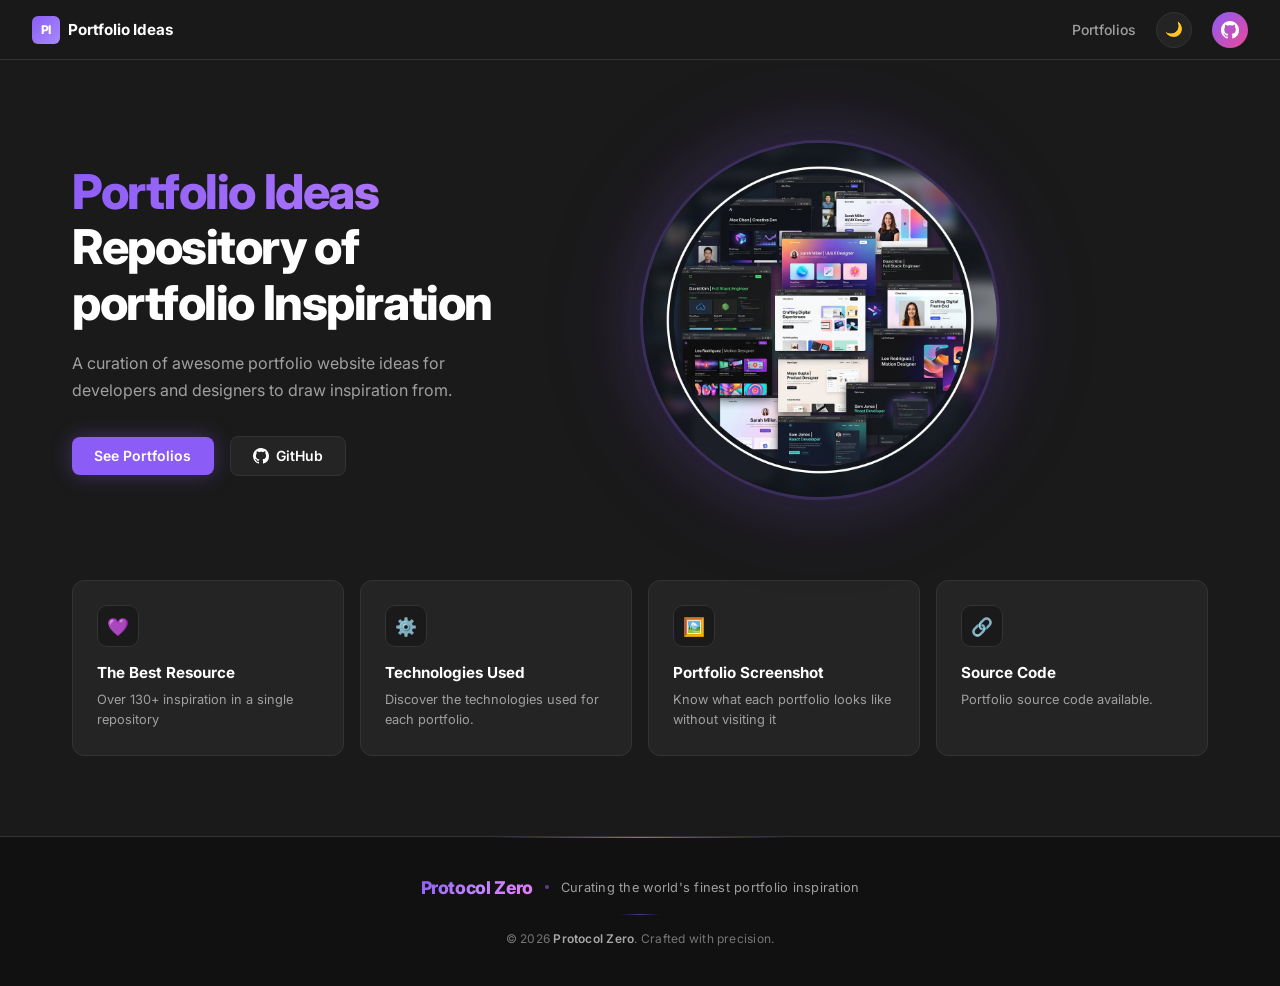
<file: index.html>
<!DOCTYPE html>
<html lang="en" data-theme="dark">
<head>
  <meta charset="UTF-8" />
  <meta name="viewport" content="width=device-width, initial-scale=1.0" />
  <title>Portfolio Ideas — Repository of Portfolio Inspiration</title>
  <meta name="description" content="A curation of awesome portfolio website ideas for developers and designers to draw inspiration from. Browse 130+ portfolio examples with tech stack details." />
  <link rel="stylesheet" href="style.css" />
  <link rel="preconnect" href="https://fonts.googleapis.com" />
  <link rel="preconnect" href="https://fonts.gstatic.com" crossorigin />
</head>
<body>

  <!-- ─── NAVBAR ──────────────────────────────────────── -->
  <nav class="navbar">
    <a href="index.html" class="nav-logo" id="nav-home-logo">
      <span class="nav-logo-icon">PI</span>
      Portfolio Ideas
    </a>
    <div class="nav-right">
      <a href="portfolios.html" class="nav-link" id="nav-portfolios-link">Portfolios</a>
      <button class="theme-toggle" id="theme-toggle-btn" aria-label="Toggle dark/light mode" title="Toggle theme">
        🌙
      </button>
      <a href="https://github.com/digitalhubcontent-gif/Portfolio-Ideas" target="_blank" rel="noopener noreferrer" class="nav-avatar" id="nav-avatar-btn" aria-label="View on GitHub" title="View on GitHub">
        <svg width="18" height="18" viewBox="0 0 24 24" fill="white">
          <path d="M12 0C5.37 0 0 5.37 0 12c0 5.31 3.435 9.795 8.205 11.385.6.105.825-.255.825-.57 0-.285-.015-1.23-.015-2.235-3.015.555-3.795-.735-4.035-1.41-.135-.345-.72-1.41-1.23-1.695-.42-.225-1.02-.78-.015-.795.945-.015 1.62.87 1.845 1.23 1.08 1.815 2.805 1.305 3.495.99.105-.78.42-1.305.765-1.605-2.67-.3-5.46-1.335-5.46-5.925 0-1.305.465-2.385 1.23-3.225-.12-.3-.54-1.53.12-3.18 0 0 1.005-.315 3.3 1.23.96-.27 1.98-.405 3-.405s2.04.135 3 .405c2.295-1.56 3.3-1.23 3.3-1.23.66 1.65.24 2.88.12 3.18.765.84 1.23 1.905 1.23 3.225 0 4.605-2.805 5.625-5.475 5.925.435.375.81 1.095.81 2.22 0 1.605-.015 2.895-.015 3.3 0 .315.225.69.825.57A12.02 12.02 0 0 0 24 12c0-6.63-5.37-12-12-12z"/>
        </svg>
      </a>
    </div>
  </nav>

  <!-- ─── HERO ────────────────────────────────────────── -->
  <section class="hero" id="hero">
    <div class="hero-content">
      <h1 class="hero-title">
        <span class="gradient-text">Portfolio Ideas</span>
        Repository of<br />portfolio Inspiration
      </h1>
      <p class="hero-subtitle">
        A curation of awesome portfolio website ideas for developers and designers to draw inspiration from.
      </p>
      <div class="hero-buttons">
        <a href="portfolios.html" class="btn-primary" id="hero-see-portfolios-btn">
          See Portfolios
        </a>
        <a href="https://github.com/digitalhubcontent-gif/Portfolio-Ideas" target="_blank" rel="noopener noreferrer" class="btn-secondary" id="hero-github-btn">
          <svg width="16" height="16" viewBox="0 0 24 24" fill="currentColor">
            <path d="M12 0C5.37 0 0 5.37 0 12c0 5.31 3.435 9.795 8.205 11.385.6.105.825-.255.825-.57 0-.285-.015-1.23-.015-2.235-3.015.555-3.795-.735-4.035-1.41-.135-.345-.72-1.41-1.23-1.695-.42-.225-1.02-.78-.015-.795.945-.015 1.62.87 1.845 1.23 1.08 1.815 2.805 1.305 3.495.99.105-.78.42-1.305.765-1.605-2.67-.3-5.46-1.335-5.46-5.925 0-1.305.465-2.385 1.23-3.225-.12-.3-.54-1.53.12-3.18 0 0 1.005-.315 3.3 1.23.96-.27 1.98-.405 3-.405s2.04.135 3 .405c2.295-1.56 3.3-1.23 3.3-1.23.66 1.65.24 2.88.12 3.18.765.84 1.23 1.905 1.23 3.225 0 4.605-2.805 5.625-5.475 5.925.435.375.81 1.095.81 2.22 0 1.605-.015 2.895-.015 3.3 0 .315.225.69.825.57A12.02 12.02 0 0 0 24 12c0-6.63-5.37-12-12-12z"/>
          </svg>
          GitHub
        </a>
      </div>
    </div>

    <div class="hero-image-wrap" id="hero-image">
      <div class="hero-circle">
        <img src="collage.png" alt="Portfolio website collage showing various developer and designer portfolios" />
      </div>
    </div>
  </section>

  <!-- ─── FEATURE CARDS ───────────────────────────────── -->
  <section class="features" id="features">

    <div class="feature-card" id="feature-best-resource">
      <div class="feature-icon">💜</div>
      <h3 class="feature-title">The Best Resource</h3>
      <p class="feature-desc">Over 130+ inspiration in a single repository</p>
    </div>

    <div class="feature-card" id="feature-technologies">
      <div class="feature-icon">⚙️</div>
      <h3 class="feature-title">Technologies Used</h3>
      <p class="feature-desc">Discover the technologies used for each portfolio.</p>
    </div>

    <div class="feature-card" id="feature-screenshot">
      <div class="feature-icon">🖼️</div>
      <h3 class="feature-title">Portfolio Screenshot</h3>
      <p class="feature-desc">Know what each portfolio looks like without visiting it</p>
    </div>

    <div class="feature-card" id="feature-source-code">
      <div class="feature-icon">🔗</div>
      <h3 class="feature-title">Source Code</h3>
      <p class="feature-desc">Portfolio source code available.</p>
    </div>

  </section>

  <!-- ─── FOOTER ──────────────────────────────────────── -->
  <footer id="site-footer">
    <div class="footer-inner">
      <div class="footer-brand">
        <span class="footer-logo">Protocol Zero</span>
        <span class="footer-dot"></span>
        <span class="footer-tagline">Curating the world's finest portfolio inspiration</span>
      </div>
      <div class="footer-divider"></div>
      <p class="footer-copy">© <span id="footer-year"></span> <strong>Protocol Zero</strong>. Crafted with precision.</p>
    </div>
  </footer>
  <script>document.getElementById('footer-year').textContent = new Date().getFullYear();</script>

  <!-- ─── THEME SCRIPT ─────────────────────────────────── -->
  <script>
    const toggleBtn = document.getElementById('theme-toggle-btn');
    const html = document.documentElement;

    // Load saved preference
    const saved = localStorage.getItem('pi-theme');
    if (saved) {
      html.setAttribute('data-theme', saved);
      toggleBtn.textContent = saved === 'dark' ? '🌙' : '☀️';
    }

    toggleBtn.addEventListener('click', () => {
      const current = html.getAttribute('data-theme');
      const next = current === 'dark' ? 'light' : 'dark';
      html.setAttribute('data-theme', next);
      toggleBtn.textContent = next === 'dark' ? '🌙' : '☀️';
      localStorage.setItem('pi-theme', next);
    });
  </script>

</body>
</html>
</file>
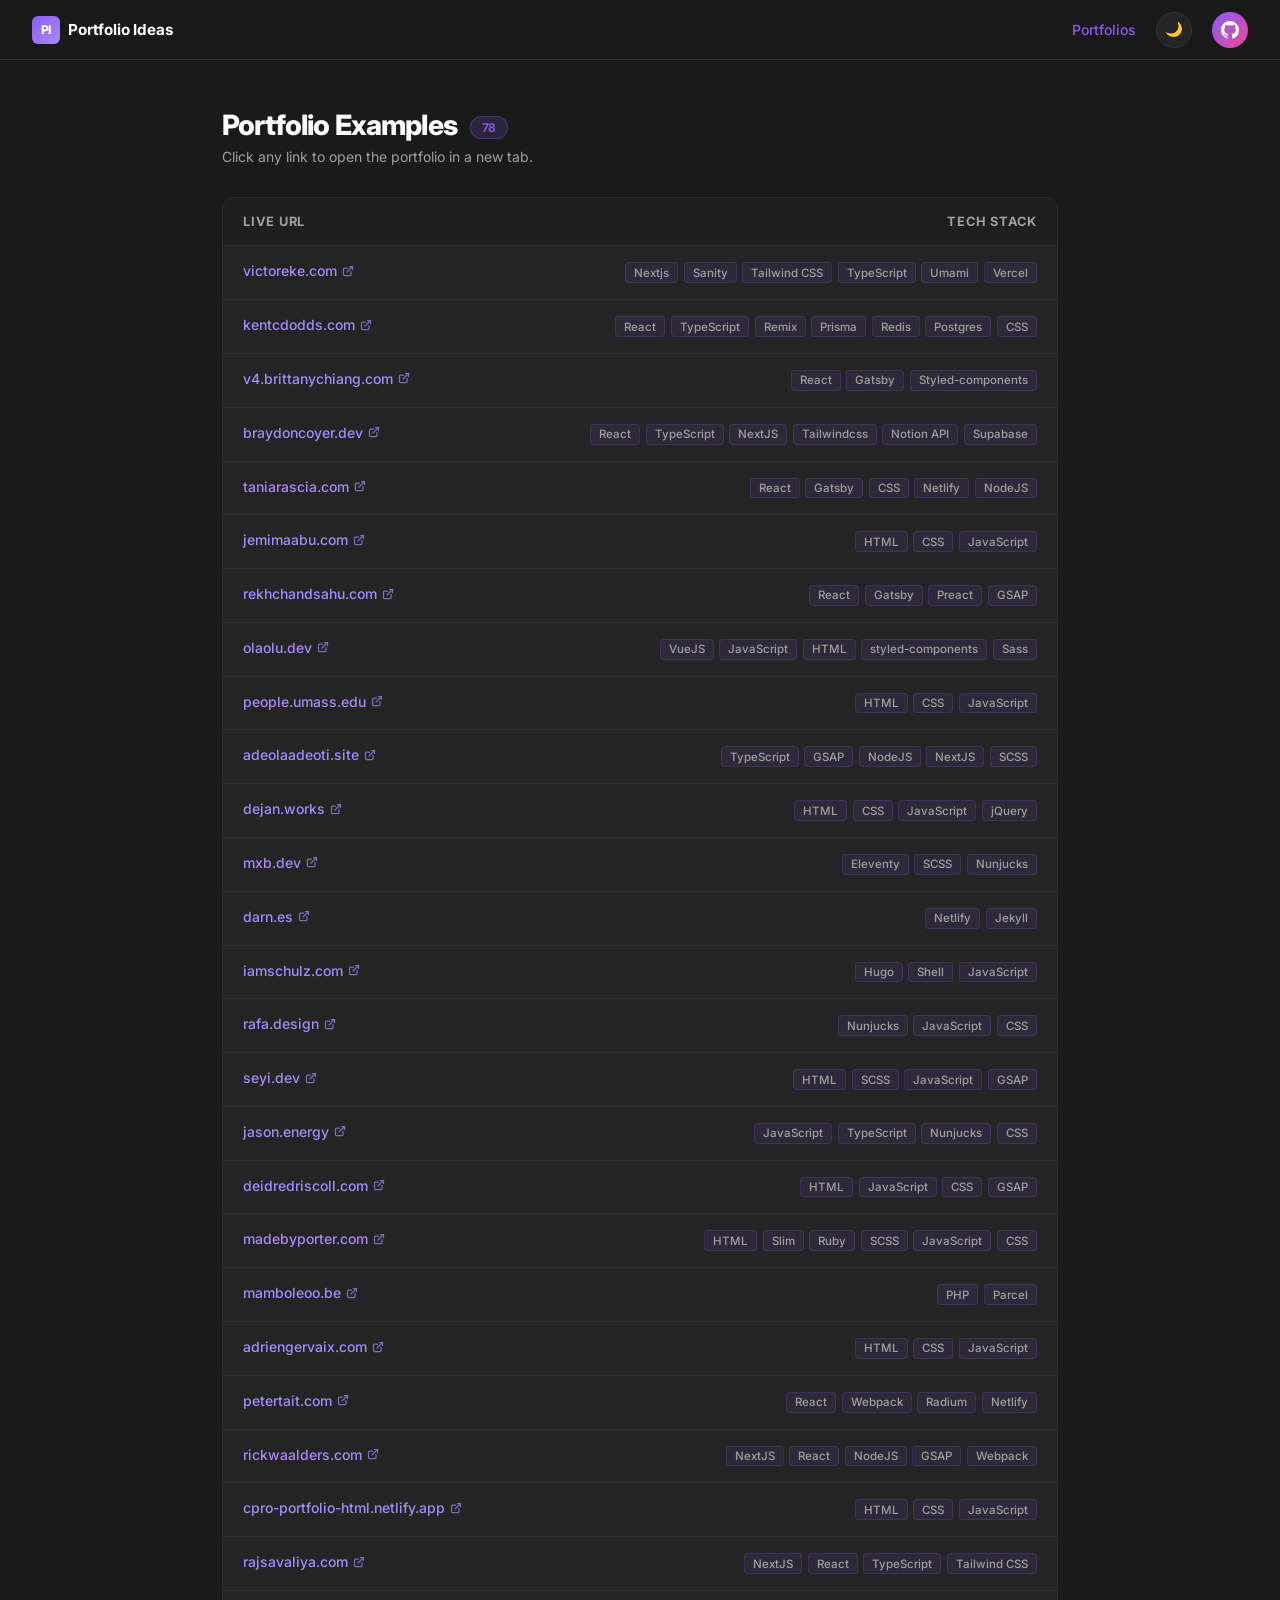
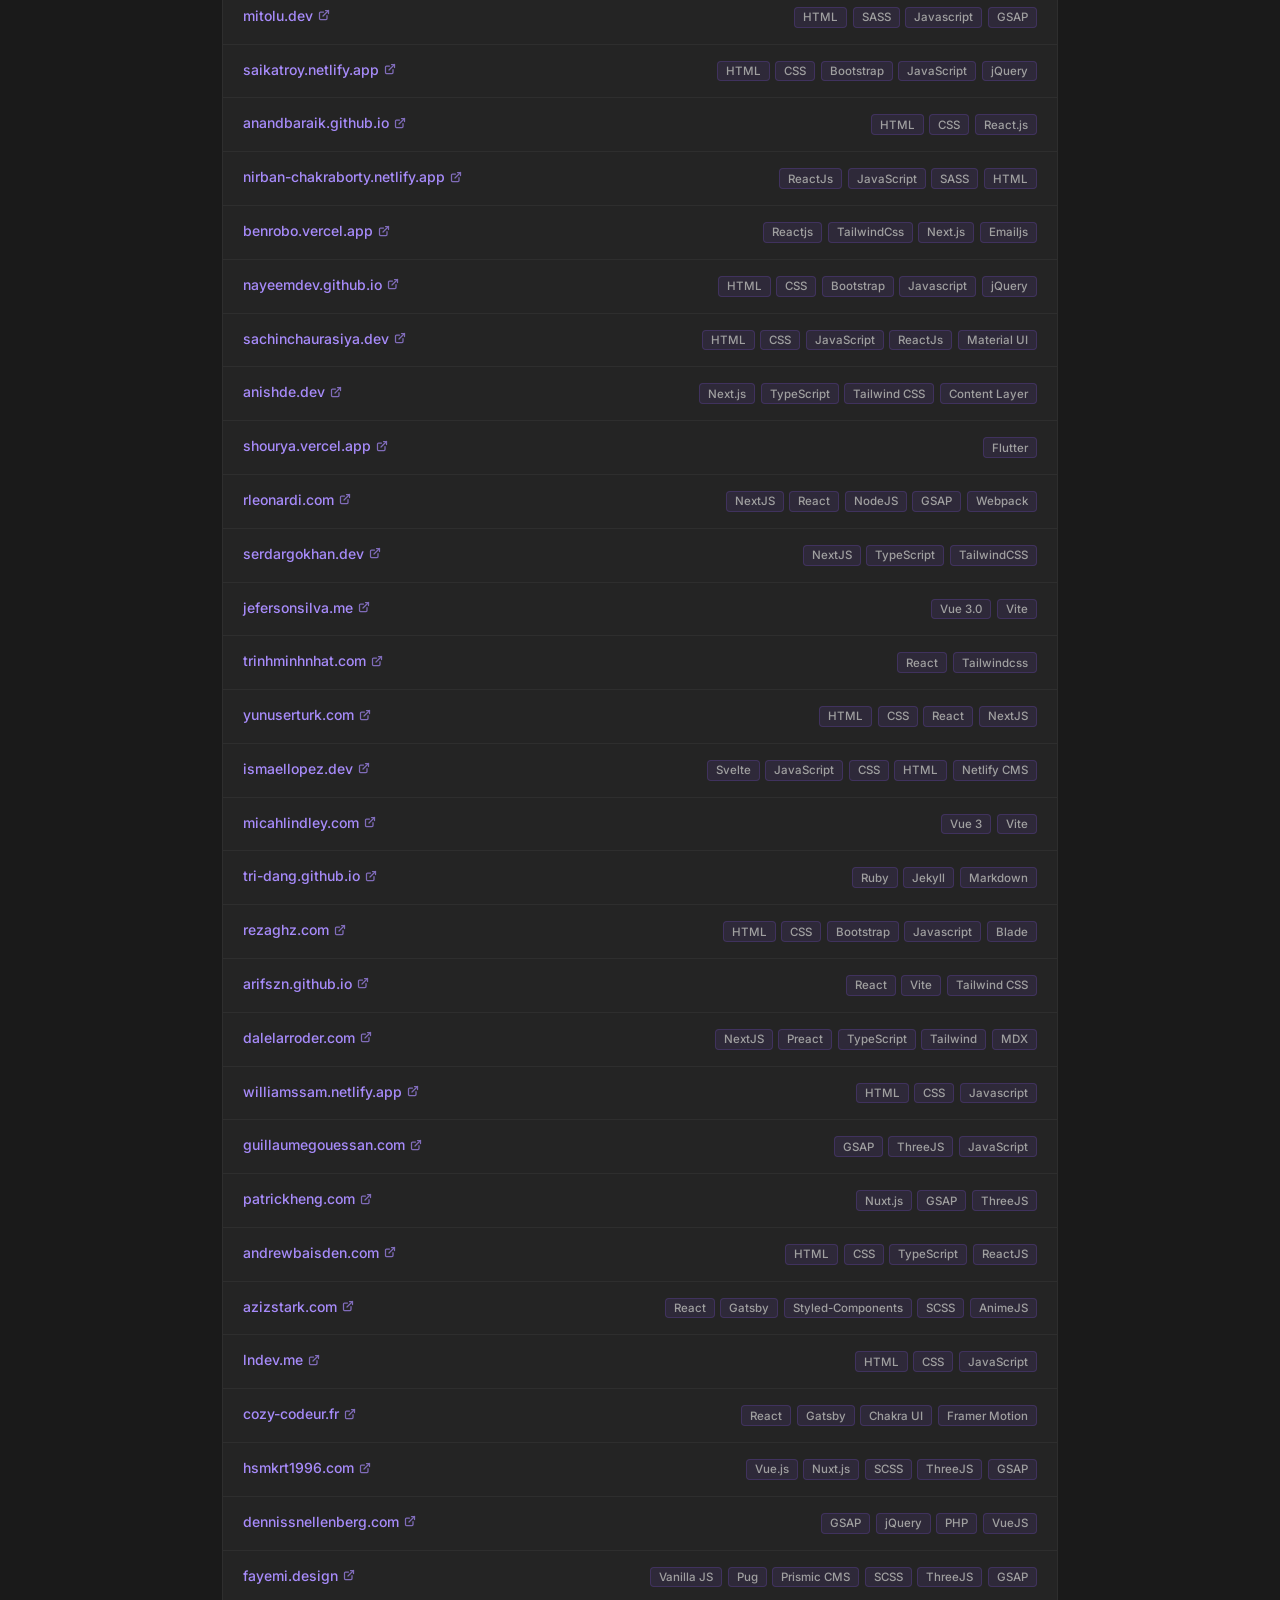
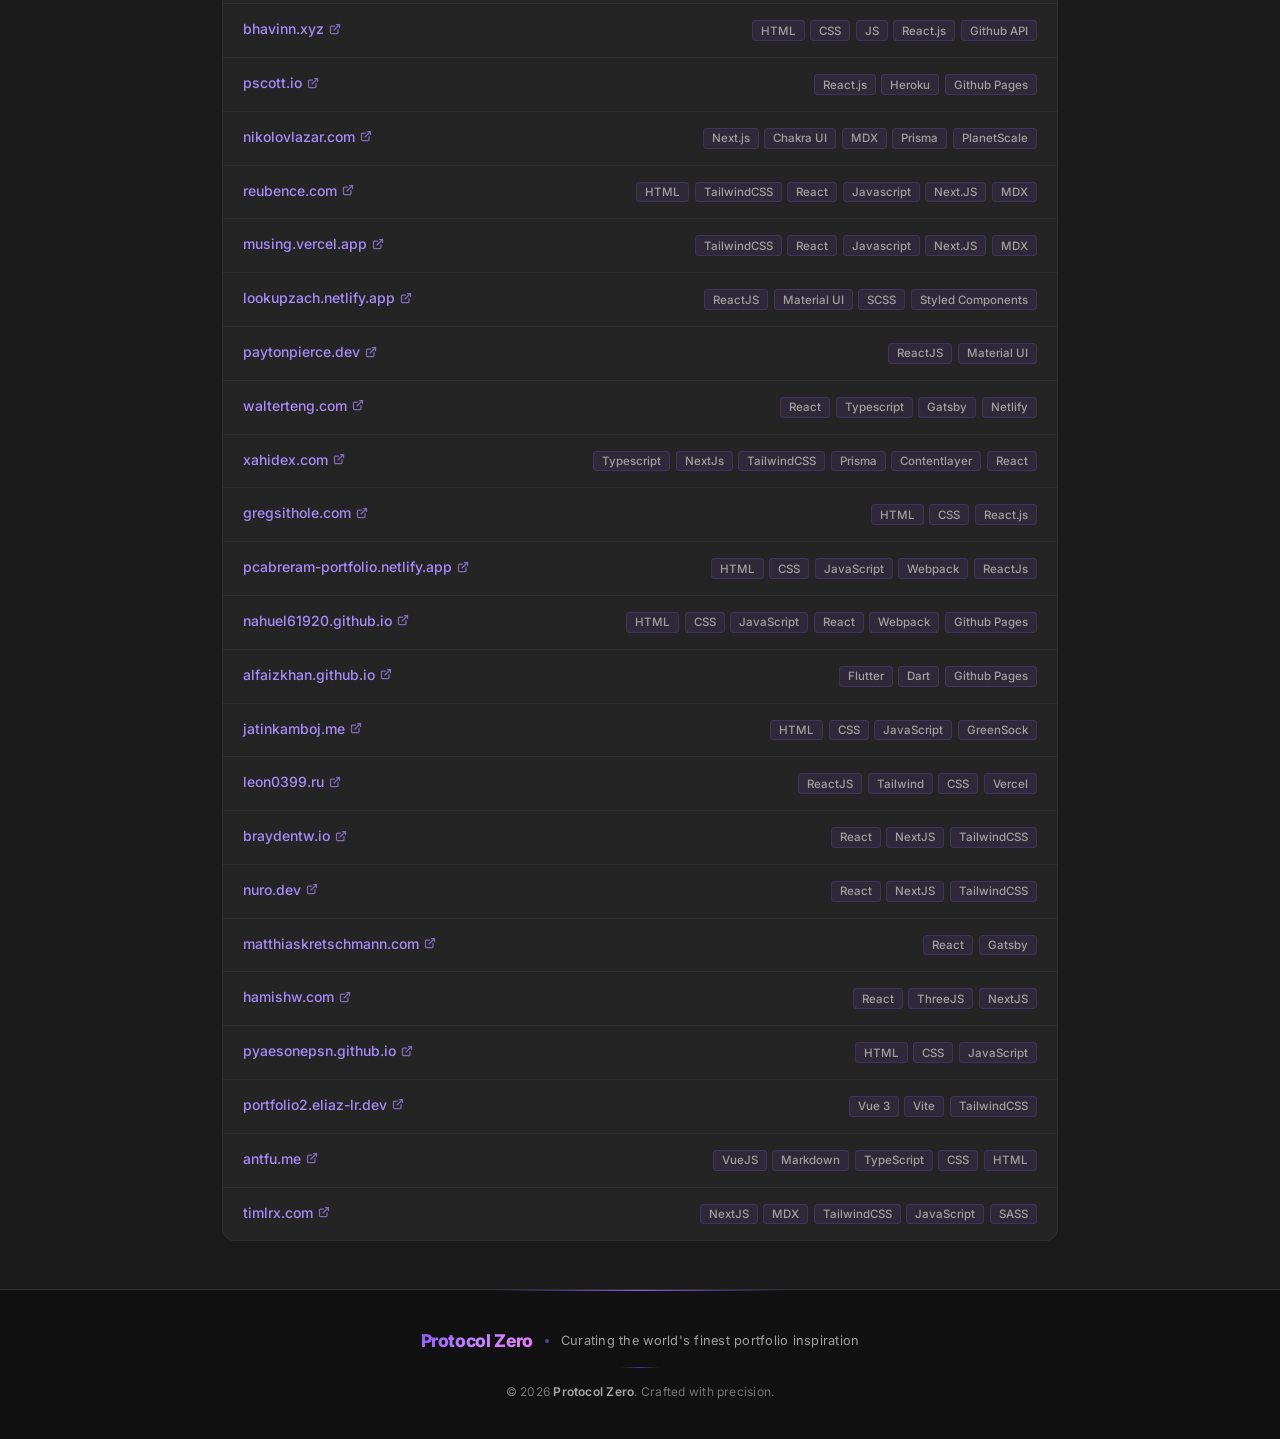
<file: portfolios.html>
<!DOCTYPE html>
<html lang="en" data-theme="dark">
<head>
  <meta charset="UTF-8" />
  <meta name="viewport" content="width=device-width, initial-scale=1.0" />
  <title>Portfolios — Portfolio Ideas</title>
  <meta name="description" content="Browse portfolio website live examples with their tech stacks. Discover tools and technologies used by developers and designers worldwide." />
  <link rel="stylesheet" href="style.css" />
  <link rel="preconnect" href="https://fonts.googleapis.com" />
  <link rel="preconnect" href="https://fonts.gstatic.com" crossorigin />
</head>
<body>

  <!-- ─── NAVBAR ──────────────────────────────────────── -->
  <nav class="navbar">
    <a href="index.html" class="nav-logo" id="nav-home-logo-portfolios">
      <span class="nav-logo-icon">PI</span>
      Portfolio Ideas
    </a>
    <div class="nav-right">
      <a href="portfolios.html" class="nav-link active" id="nav-portfolios-active-link">Portfolios</a>
      <button class="theme-toggle" id="theme-toggle-btn" aria-label="Toggle dark/light mode" title="Toggle theme">
        🌙
      </button>
      <a href="https://github.com/digitalhubcontent-gif/Portfolio-Ideas" target="_blank" rel="noopener noreferrer" class="nav-avatar" id="nav-avatar-btn-portfolios" aria-label="View on GitHub" title="View on GitHub">
        <svg width="18" height="18" viewBox="0 0 24 24" fill="white">
          <path d="M12 0C5.37 0 0 5.37 0 12c0 5.31 3.435 9.795 8.205 11.385.6.105.825-.255.825-.57 0-.285-.015-1.23-.015-2.235-3.015.555-3.795-.735-4.035-1.41-.135-.345-.72-1.41-1.23-1.695-.42-.225-1.02-.78-.015-.795.945-.015 1.62.87 1.845 1.23 1.08 1.815 2.805 1.305 3.495.99.105-.78.42-1.305.765-1.605-2.67-.3-5.46-1.335-5.46-5.925 0-1.305.465-2.385 1.23-3.225-.12-.3-.54-1.53.12-3.18 0 0 1.005-.315 3.3 1.23.96-.27 1.98-.405 3-.405s2.04.135 3 .405c2.295-1.56 3.3-1.23 3.3-1.23.66 1.65.24 2.88.12 3.18.765.84 1.23 1.905 1.23 3.225 0 4.605-2.805 5.625-5.475 5.925.435.375.81 1.095.81 2.22 0 1.605-.015 2.895-.015 3.3 0 .315.225.69.825.57A12.02 12.02 0 0 0 24 12c0-6.63-5.37-12-12-12z"/>
        </svg>
      </a>

    </div>
  </nav>

  <!-- ─── MAIN CONTENT ────────────────────────────────── -->
  <main class="portfolios-main" id="portfolios-main">

    <div class="portfolios-header">
      <h1 id="portfolios-title">
        Portfolio Examples
        <span class="count-badge" id="portfolio-count">0</span>
      </h1>
      <p>Click any link to open the portfolio in a new tab.</p>
    </div>

    <div class="table-wrap">
      <table class="portfolio-table" id="portfolio-table" aria-label="Portfolio website examples">
        <thead>
          <tr>
            <th scope="col" id="col-live-url">Live URL</th>
            <th scope="col" id="col-tech-stack">Tech Stack</th>
          </tr>
        </thead>
        <tbody id="portfolio-tbody">
          <!-- rows injected by JS -->
        </tbody>
      </table>
    </div>

  </main>

  <!-- ─── FOOTER ──────────────────────────────────────── -->
  <footer id="site-footer-portfolios">
    <div class="footer-inner">
      <div class="footer-brand">
        <span class="footer-logo">Protocol Zero</span>
        <span class="footer-dot"></span>
        <span class="footer-tagline">Curating the world's finest portfolio inspiration</span>
      </div>
      <div class="footer-divider"></div>
      <p class="footer-copy">© <span id="footer-year-p"></span> <strong>Protocol Zero</strong>. Crafted with precision.</p>
    </div>
  </footer>
  <script>document.getElementById('footer-year-p').textContent = new Date().getFullYear();</script>


  <!-- ─── DATA + RENDER SCRIPT ─────────────────────────── -->
  <script>
    // ── Portfolio Data ──────────────────────────────────
    // Add your portfolio entries here as { url, techs[] }
    const portfolios = [
      { url: "https://victoreke.com", techs: ["Nextjs", "Sanity", "Tailwind CSS", "TypeScript", "Umami", "Vercel"] },
      { url: "https://kentcdodds.com", techs: ["React", "TypeScript", "Remix", "Prisma", "Redis", "Postgres", "CSS"] },
      { url: "https://v4.brittanychiang.com/", techs: ["React", "Gatsby", "Styled-components"] },
      { url: "https://braydoncoyer.dev/", techs: ["React", "TypeScript", "NextJS", "Tailwindcss", "Notion API", "Supabase"] },
      { url: "https://taniarascia.com", techs: ["React", "Gatsby", "CSS", "Netlify", "NodeJS"] },
      { url: "https://jemimaabu.com", techs: ["HTML", "CSS", "JavaScript"] },
      { url: "https://rekhchandsahu.com", techs: ["React", "Gatsby", "Preact", "GSAP"] },
      { url: "https://olaolu.dev", techs: ["VueJS", "JavaScript", "HTML", "styled-components", "Sass"] },
      { url: "https://people.umass.edu/avsingh", techs: ["HTML", "CSS", "JavaScript"] },
      { url: "https://www.adeolaadeoti.site", techs: ["TypeScript", "GSAP", "NodeJS", "NextJS", "SCSS"] },
      { url: "https://www.dejan.works", techs: ["HTML", "CSS", "JavaScript", "jQuery"] },
      { url: "https://mxb.dev", techs: ["Eleventy", "SCSS", "Nunjucks"] },
      { url: "https://darn.es", techs: ["Netlify", "Jekyll"] },
      { url: "https://iamschulz.com", techs: ["Hugo", "Shell", "JavaScript"] },
      { url: "https://rafa.design", techs: ["Nunjucks", "JavaScript", "CSS"] },
      { url: "https://www.seyi.dev", techs: ["HTML", "SCSS", "JavaScript", "GSAP"] },
      { url: "https://www.jason.energy", techs: ["JavaScript", "TypeScript", "Nunjucks", "CSS"] },
      { url: "https://deidredriscoll.com", techs: ["HTML", "JavaScript", "CSS", "GSAP"] },
      { url: "https://madebyporter.com", techs: ["HTML", "Slim", "Ruby", "SCSS", "JavaScript", "CSS"] },
      { url: "https://www.mamboleoo.be", techs: ["PHP", "Parcel"] },
      { url: "https://adriengervaix.com", techs: ["HTML", "CSS", "JavaScript"] },
      { url: "https://petertait.com", techs: ["React", "Webpack", "Radium", "Netlify"] },
      { url: "https://www.rickwaalders.com", techs: ["NextJS", "React", "NodeJS", "GSAP", "Webpack"] },
      { url: "https://cpro-portfolio-html.netlify.app", techs: ["HTML", "CSS", "JavaScript"] },
      { url: "https://www.rajsavaliya.com/", techs: ["NextJS", "React", "TypeScript", "Tailwind CSS"] },
      { url: "https://mitolu.dev", techs: ["HTML", "SASS", "Javascript", "GSAP"] },
      { url: "https://saikatroy.netlify.app/", techs: ["HTML", "CSS", "Bootstrap", "JavaScript", "jQuery"] },
      { url: "https://anandbaraik.github.io", techs: ["HTML", "CSS", "React.js"] },
      { url: "https://nirban-chakraborty.netlify.app/", techs: ["ReactJs", "JavaScript", "SASS", "HTML"] },
      { url: "https://benrobo.vercel.app", techs: ["Reactjs", "TailwindCss", "Next.js", "Emailjs"] },
      { url: "https://nayeemdev.github.io/", techs: ["HTML", "CSS", "Bootstrap", "Javascript", "jQuery"] },
      { url: "https://sachinchaurasiya.dev", techs: ["HTML", "CSS", "JavaScript", "ReactJs", "Material UI"] },
      { url: "https://anishde.dev", techs: ["Next.js", "TypeScript", "Tailwind CSS", "Content Layer"] },
      { url: "https://shourya.vercel.app", techs: ["Flutter"] },
      { url: "http://www.rleonardi.com", techs: ["NextJS", "React", "NodeJS", "GSAP", "Webpack"] },
      { url: "https://serdargokhan.dev", techs: ["NextJS", "TypeScript", "TailwindCSS"] },
      { url: "https://www.jefersonsilva.me/", techs: ["Vue 3.0", "Vite"] },
      { url: "https://trinhminhnhat.com", techs: ["React", "Tailwindcss"] },
      { url: "https://yunuserturk.com", techs: ["HTML", "CSS", "React", "NextJS"] },
      { url: "https://ismaellopez.dev", techs: ["Svelte", "JavaScript", "CSS", "HTML", "Netlify CMS"] },
      { url: "https://micahlindley.com", techs: ["Vue 3", "Vite"] },
      { url: "https://tri-dang.github.io/about", techs: ["Ruby", "Jekyll", "Markdown"] },
      { url: "https://rezaghz.com", techs: ["HTML", "CSS", "Bootstrap", "Javascript", "Blade"] },
      { url: "https://arifszn.github.io/gitprofile", techs: ["React", "Vite", "Tailwind CSS"] },
      { url: "https://dalelarroder.com", techs: ["NextJS", "Preact", "TypeScript", "Tailwind", "MDX"] },
      { url: "https://williamssam.netlify.app/", techs: ["HTML", "CSS", "Javascript"] },
      { url: "https://guillaumegouessan.com/", techs: ["GSAP", "ThreeJS", "JavaScript"] },
      { url: "https://patrickheng.com/", techs: ["Nuxt.js", "GSAP", "ThreeJS"] },
      { url: "https://andrewbaisden.com", techs: ["HTML", "CSS", "TypeScript", "ReactJS"] },
      { url: "https://azizstark.com", techs: ["React", "Gatsby", "Styled-Components", "SCSS", "AnimeJS"] },
      { url: "https://lndev.me", techs: ["HTML", "CSS", "JavaScript"] },
      { url: "https://www.cozy-codeur.fr", techs: ["React", "Gatsby", "Chakra UI", "Framer Motion"] },
      { url: "https://hsmkrt1996.com/", techs: ["Vue.js", "Nuxt.js", "SCSS", "ThreeJS", "GSAP"] },
      { url: "https://dennissnellenberg.com/", techs: ["GSAP", "jQuery", "PHP", "VueJS"] },
      { url: "https://www.fayemi.design/", techs: ["Vanilla JS", "Pug", "Prismic CMS", "SCSS", "ThreeJS", "GSAP"] },
      { url: "https://bhavinn.xyz", techs: ["HTML", "CSS", "JS", "React.js", "Github API"] },
      { url: "https://pscott.io", techs: ["React.js", "Heroku", "Github Pages"] },
      { url: "https://nikolovlazar.com", techs: ["Next.js", "Chakra UI", "MDX", "Prisma", "PlanetScale"] },
      { url: "https://reubence.com", techs: ["HTML", "TailwindCSS", "React", "Javascript", "Next.JS", "MDX"] },
      { url: "https://musing.vercel.app/", techs: ["TailwindCSS", "React", "Javascript", "Next.JS", "MDX"] },
      { url: "https://lookupzach.netlify.app", techs: ["ReactJS", "Material UI", "SCSS", "Styled Components"] },
      { url: "https://paytonpierce.dev", techs: ["ReactJS", "Material UI"] },
      { url: "https://walterteng.com/", techs: ["React", "Typescript", "Gatsby", "Netlify"] },
      { url: "https://xahidex.com/", techs: ["Typescript", "NextJs", "TailwindCSS", "Prisma", "Contentlayer", "React"] },
      { url: "https://gregsithole.com", techs: ["HTML", "CSS", "React.js"] },
      { url: "https://pcabreram-portfolio.netlify.app/", techs: ["HTML", "CSS", "JavaScript", "Webpack", "ReactJs"] },
      { url: "https://nahuel61920.github.io/portafolio-Nahuel/", techs: ["HTML", "CSS", "JavaScript", "React", "Webpack", "Github Pages"] },
      { url: "https://alfaizkhan.github.io", techs: ["Flutter", "Dart", "Github Pages"] },
      { url: "https://jatinkamboj.me/", techs: ["HTML", "CSS", "JavaScript", "GreenSock"] },
      { url: "https://leon0399.ru/", techs: ["ReactJS", "Tailwind", "CSS", "Vercel"] },
      { url: "https://braydentw.io/", techs: ["React", "NextJS", "TailwindCSS"] },
      { url: "https://nuro.dev/", techs: ["React", "NextJS", "TailwindCSS"] },
      { url: "https://matthiaskretschmann.com/", techs: ["React", "Gatsby"] },
      { url: "https://hamishw.com/", techs: ["React", "ThreeJS", "NextJS"] },
      { url: "https://pyaesonepsn.github.io/portfolio-project/", techs: ["HTML", "CSS", "JavaScript"] },
      { url: "https://portfolio2.eliaz-lr.dev/", techs: ["Vue 3", "Vite", "TailwindCSS"] },
      { url: "https://antfu.me/", techs: ["VueJS", "Markdown", "TypeScript", "CSS", "HTML"] },
      { url: "https://timlrx.com", techs: ["NextJS", "MDX", "TailwindCSS", "JavaScript", "SASS"] },
    ];

    // ── Render Table ────────────────────────────────────
    const tbody = document.getElementById('portfolio-tbody');
    const countBadge = document.getElementById('portfolio-count');

    function renderTable() {
      countBadge.textContent = portfolios.length;

      if (portfolios.length === 0) {
        tbody.innerHTML = `
          <tr>
            <td colspan="2">
              <div class="empty-state" id="empty-state-msg">
                <div class="empty-icon">🚀</div>
                <p>Portfolio links coming soon — check back shortly!</p>
              </div>
            </td>
          </tr>
        `;
        return;
      }

      tbody.innerHTML = portfolios.map((item, index) => {
        const hostname = (() => {
          try { return new URL(item.url).hostname.replace(/^www\./, ''); }
          catch { return item.url; }
        })();

        const tags = item.techs.map(t =>
          `<span class="tech-tag">${escapeHtml(t)}</span>`
        ).join('');

        return `
          <tr id="portfolio-row-${index + 1}">
            <td>
              <a class="live-link"
                 href="${escapeHtml(item.url)}"
                 target="_blank"
                 rel="noopener noreferrer"
                 id="portfolio-link-${index + 1}"
                 aria-label="Visit ${escapeHtml(hostname)} (opens in new tab)">
                ${escapeHtml(hostname)}
                <svg width="12" height="12" viewBox="0 0 24 24" fill="none"
                     stroke="currentColor" stroke-width="2.5"
                     stroke-linecap="round" stroke-linejoin="round">
                  <path d="M18 13v6a2 2 0 0 1-2 2H5a2 2 0 0 1-2-2V8a2 2 0 0 1 2-2h6"/>
                  <polyline points="15 3 21 3 21 9"/>
                  <line x1="10" y1="14" x2="21" y2="3"/>
                </svg>
              </a>
            </td>
            <td>
              <div class="tech-tags">${tags}</div>
            </td>
          </tr>
        `;
      }).join('');
    }

    function escapeHtml(str) {
      return String(str)
        .replace(/&/g, '&amp;')
        .replace(/</g, '&lt;')
        .replace(/>/g, '&gt;')
        .replace(/"/g, '&quot;');
    }

    renderTable();

    // ── Theme Toggle ─────────────────────────────────────
    const toggleBtn = document.getElementById('theme-toggle-btn');
    const html = document.documentElement;

    const saved = localStorage.getItem('pi-theme');
    if (saved) {
      html.setAttribute('data-theme', saved);
      toggleBtn.textContent = saved === 'dark' ? '🌙' : '☀️';
    }

    toggleBtn.addEventListener('click', () => {
      const current = html.getAttribute('data-theme');
      const next = current === 'dark' ? 'light' : 'dark';
      html.setAttribute('data-theme', next);
      toggleBtn.textContent = next === 'dark' ? '🌙' : '☀️';
      localStorage.setItem('pi-theme', next);
    });
  </script>

</body>
</html>
</file>
<file: style.css>
@import url('https://fonts.googleapis.com/css2?family=Inter:wght@300;400;500;600;700;800&display=swap');

*, *::before, *::after {
  box-sizing: border-box;
  margin: 0;
  padding: 0;
}

:root {
  --bg: #1a1a1a;
  --bg-card: #242424;
  --bg-card-border: #333333;
  --text-primary: #ffffff;
  --text-secondary: #a0a0a0;
  --accent: #8b5cf6;
  --accent-hover: #7c3aed;
  --nav-bg: rgba(26, 26, 26, 0.95);
  --footer-bg: #111111;
  --table-border: #2e2e2e;
  --table-header-bg: #1e1e1e;
  --link-color: #a78bfa;
}

[data-theme="light"] {
  --bg: #f5f5f5;
  --bg-card: #ffffff;
  --bg-card-border: #e0e0e0;
  --text-primary: #111111;
  --text-secondary: #555555;
  --nav-bg: rgba(245, 245, 245, 0.95);
  --footer-bg: #e8e8e8;
  --table-border: #e0e0e0;
  --table-header-bg: #ececec;
  --link-color: #7c3aed;
}

html {
  scroll-behavior: smooth;
}

body {
  font-family: 'Inter', sans-serif;
  background-color: var(--bg);
  color: var(--text-primary);
  transition: background-color 0.3s ease, color 0.3s ease;
  min-height: 100vh;
  display: flex;
  flex-direction: column;
}

/* ─── NAVBAR ─────────────────────────────────────────── */
.navbar {
  position: sticky;
  top: 0;
  z-index: 100;
  background: var(--nav-bg);
  backdrop-filter: blur(12px);
  -webkit-backdrop-filter: blur(12px);
  border-bottom: 1px solid var(--bg-card-border);
  padding: 0 2rem;
  height: 60px;
  display: flex;
  align-items: center;
  justify-content: space-between;
}

.nav-logo {
  display: flex;
  align-items: center;
  gap: 0.5rem;
  text-decoration: none;
  color: var(--text-primary);
  font-weight: 700;
  font-size: 0.95rem;
  letter-spacing: -0.01em;
}

.nav-logo-icon {
  width: 28px;
  height: 28px;
  background: linear-gradient(135deg, #8b5cf6, #a78bfa);
  border-radius: 6px;
  display: flex;
  align-items: center;
  justify-content: center;
  font-size: 0.75rem;
  font-weight: 800;
  color: white;
  flex-shrink: 0;
}

.nav-right {
  display: flex;
  align-items: center;
  gap: 1.25rem;
}

.nav-link {
  text-decoration: none;
  color: var(--text-secondary);
  font-size: 0.875rem;
  font-weight: 500;
  transition: color 0.2s;
}

.nav-link:hover,
.nav-link.active {
  color: var(--accent);
}

.theme-toggle {
  width: 36px;
  height: 36px;
  border-radius: 50%;
  background: var(--bg-card);
  border: 1px solid var(--bg-card-border);
  display: flex;
  align-items: center;
  justify-content: center;
  cursor: pointer;
  transition: background 0.2s, transform 0.2s;
  color: var(--text-secondary);
  font-size: 0.9rem;
}

.theme-toggle:hover {
  background: var(--bg-card-border);
  transform: scale(1.05);
}

.nav-avatar {
  width: 36px;
  height: 36px;
  border-radius: 50%;
  background: linear-gradient(135deg, #8b5cf6, #ec4899);
  border: none;
  cursor: pointer;
  display: flex;
  align-items: center;
  justify-content: center;
  transition: transform 0.2s;
}

.nav-avatar:hover {
  transform: scale(1.05);
}

/* ─── HERO ───────────────────────────────────────────── */
.hero {
  flex: 1;
  display: flex;
  align-items: center;
  max-width: 1200px;
  margin: 0 auto;
  width: 100%;
  padding: 5rem 2rem 3rem;
  gap: 3rem;
}

.hero-content {
  flex: 1;
  max-width: 520px;
}

.hero-title {
  font-size: clamp(2rem, 4vw, 3rem);
  font-weight: 800;
  line-height: 1.15;
  letter-spacing: -0.03em;
  margin-bottom: 1.25rem;
}

.hero-title .gradient-text {
  background: linear-gradient(135deg, #8b5cf6, #c084fc);
  -webkit-background-clip: text;
  -webkit-text-fill-color: transparent;
  background-clip: text;
  display: block;
}

.hero-subtitle {
  font-size: 1rem;
  color: var(--text-secondary);
  line-height: 1.7;
  margin-bottom: 2rem;
  max-width: 420px;
}

.hero-buttons {
  display: flex;
  align-items: center;
  gap: 1rem;
  flex-wrap: wrap;
}

.btn-primary {
  background: var(--accent);
  color: white;
  border: none;
  padding: 0.65rem 1.4rem;
  border-radius: 8px;
  font-size: 0.875rem;
  font-weight: 600;
  cursor: pointer;
  text-decoration: none;
  display: inline-flex;
  align-items: center;
  gap: 0.4rem;
  transition: background 0.2s, transform 0.15s, box-shadow 0.2s;
  box-shadow: 0 0 20px rgba(139, 92, 246, 0.35);
}

.btn-primary:hover {
  background: var(--accent-hover);
  transform: translateY(-1px);
  box-shadow: 0 4px 24px rgba(139, 92, 246, 0.5);
}

.btn-secondary {
  background: var(--bg-card);
  color: var(--text-primary);
  border: 1px solid var(--bg-card-border);
  padding: 0.65rem 1.4rem;
  border-radius: 8px;
  font-size: 0.875rem;
  font-weight: 600;
  cursor: pointer;
  text-decoration: none;
  display: inline-flex;
  align-items: center;
  gap: 0.4rem;
  transition: background 0.2s, transform 0.15s;
}

.btn-secondary:hover {
  background: var(--bg-card-border);
  transform: translateY(-1px);
}

.hero-image-wrap {
  flex-shrink: 0;
  width: 360px;
  height: 360px;
  position: relative;
}

.hero-circle {
  width: 100%;
  height: 100%;
  border-radius: 50%;
  overflow: hidden;
  border: 3px solid rgba(139, 92, 246, 0.3);
  box-shadow: 0 0 60px rgba(139, 92, 246, 0.2), 0 0 120px rgba(139, 92, 246, 0.1);
  animation: float 4s ease-in-out infinite;
}

.hero-circle img {
  width: 100%;
  height: 100%;
  object-fit: cover;
}

@keyframes float {
  0%, 100% { transform: translateY(0px); }
  50% { transform: translateY(-12px); }
}

/* ─── FEATURE CARDS ──────────────────────────────────── */
.features {
  max-width: 1200px;
  margin: 0 auto;
  width: 100%;
  padding: 2rem 2rem 5rem;
  display: grid;
  grid-template-columns: repeat(4, 1fr);
  gap: 1rem;
}

.feature-card {
  background: var(--bg-card);
  border: 1px solid var(--bg-card-border);
  border-radius: 12px;
  padding: 1.5rem;
  transition: border-color 0.2s, transform 0.2s, box-shadow 0.2s;
  cursor: default;
}

.feature-card:hover {
  border-color: var(--accent);
  transform: translateY(-3px);
  box-shadow: 0 8px 32px rgba(139, 92, 246, 0.15);
}

.feature-icon {
  width: 42px;
  height: 42px;
  border-radius: 10px;
  background: var(--bg);
  border: 1px solid var(--bg-card-border);
  display: flex;
  align-items: center;
  justify-content: center;
  font-size: 1.1rem;
  margin-bottom: 1rem;
  transition: background 0.2s;
}

.feature-card:hover .feature-icon {
  background: rgba(139, 92, 246, 0.1);
  border-color: rgba(139, 92, 246, 0.4);
}

.feature-title {
  font-size: 0.95rem;
  font-weight: 700;
  margin-bottom: 0.5rem;
  color: var(--text-primary);
}

.feature-desc {
  font-size: 0.8rem;
  color: var(--text-secondary);
  line-height: 1.6;
}

/* ─── FOOTER ─────────────────────────────────────────── */
footer {
  background: var(--footer-bg);
  border-top: 1px solid var(--bg-card-border);
  padding: 2.5rem 2rem;
  position: relative;
  overflow: hidden;
}

footer::before {
  content: '';
  position: absolute;
  top: 0;
  left: 50%;
  transform: translateX(-50%);
  width: 300px;
  height: 1px;
  background: linear-gradient(90deg, transparent, #8b5cf6, transparent);
}

.footer-inner {
  max-width: 1200px;
  margin: 0 auto;
  display: flex;
  flex-direction: column;
  align-items: center;
  gap: 1rem;
  text-align: center;
}

.footer-brand {
  display: flex;
  align-items: center;
  gap: 0.75rem;
  flex-wrap: wrap;
  justify-content: center;
}

.footer-logo {
  font-size: 1.1rem;
  font-weight: 800;
  letter-spacing: -0.02em;
  background: linear-gradient(135deg, #8b5cf6, #c084fc, #e879f9);
  -webkit-background-clip: text;
  -webkit-text-fill-color: transparent;
  background-clip: text;
  text-shadow: none;
}

.footer-dot {
  width: 4px;
  height: 4px;
  border-radius: 50%;
  background: var(--accent);
  opacity: 0.6;
  flex-shrink: 0;
}

.footer-tagline {
  font-size: 0.8rem;
  color: var(--text-secondary);
  letter-spacing: 0.02em;
}

.footer-divider {
  width: 40px;
  height: 1px;
  background: linear-gradient(90deg, transparent, var(--accent), transparent);
  opacity: 0.5;
}

.footer-copy {
  font-size: 0.75rem;
  color: var(--text-secondary);
  opacity: 0.7;
  letter-spacing: 0.02em;
}

.footer-copy strong {
  color: var(--text-primary);
  font-weight: 600;
  opacity: 0.9;
}

/* ─── PORTFOLIOS PAGE ────────────────────────────────── */
.portfolios-main {
  flex: 1;
  max-width: 900px;
  margin: 0 auto;
  width: 100%;
  padding: 3rem 2rem;
}

.portfolios-header {
  margin-bottom: 2rem;
}

.portfolios-header h1 {
  font-size: 1.75rem;
  font-weight: 800;
  letter-spacing: -0.03em;
  margin-bottom: 0.4rem;
}

.portfolios-header p {
  color: var(--text-secondary);
  font-size: 0.875rem;
}

.count-badge {
  display: inline-flex;
  align-items: center;
  background: rgba(139, 92, 246, 0.15);
  color: var(--accent);
  border: 1px solid rgba(139, 92, 246, 0.3);
  border-radius: 20px;
  padding: 0.2rem 0.7rem;
  font-size: 0.75rem;
  font-weight: 600;
  margin-left: 0.5rem;
  vertical-align: middle;
}

.table-wrap {
  border: 1px solid var(--table-border);
  border-radius: 12px;
  overflow: hidden;
  background: var(--bg-card);
}

.portfolio-table {
  width: 100%;
  border-collapse: collapse;
  font-size: 0.875rem;
}

.portfolio-table thead {
  background: var(--table-header-bg);
  border-bottom: 1px solid var(--table-border);
}

.portfolio-table thead th {
  padding: 1rem 1.25rem;
  text-align: left;
  font-weight: 700;
  font-size: 0.8rem;
  text-transform: uppercase;
  letter-spacing: 0.06em;
  color: var(--text-secondary);
}

.portfolio-table thead th:last-child {
  text-align: right;
}

.portfolio-table tbody tr {
  border-bottom: 1px solid var(--table-border);
  transition: background 0.15s;
}

.portfolio-table tbody tr:last-child {
  border-bottom: none;
}

.portfolio-table tbody tr:hover {
  background: rgba(139, 92, 246, 0.04);
}

.portfolio-table tbody td {
  padding: 1rem 1.25rem;
  vertical-align: top;
}

.portfolio-table tbody td:last-child {
  text-align: right;
}

.live-link {
  color: var(--link-color);
  text-decoration: none;
  font-weight: 500;
  display: inline-flex;
  align-items: center;
  gap: 0.3rem;
  transition: color 0.2s, gap 0.2s;
}

.live-link:hover {
  color: var(--accent);
  gap: 0.45rem;
  text-decoration: underline;
}

.live-link svg {
  flex-shrink: 0;
  opacity: 0.7;
}

.tech-tags {
  display: flex;
  flex-wrap: wrap;
  gap: 0.35rem;
  justify-content: flex-end;
}

.tech-tag {
  background: rgba(139, 92, 246, 0.1);
  border: 1px solid rgba(139, 92, 246, 0.2);
  color: var(--text-secondary);
  border-radius: 4px;
  padding: 0.15rem 0.5rem;
  font-size: 0.72rem;
  font-weight: 500;
  transition: background 0.2s, color 0.2s;
}

.portfolio-table tbody tr:hover .tech-tag {
  background: rgba(139, 92, 246, 0.18);
  color: var(--text-primary);
}

/* ─── RESPONSIVE ─────────────────────────────────────── */
@media (max-width: 900px) {
  .features {
    grid-template-columns: repeat(2, 1fr);
  }

  .hero {
    flex-direction: column;
    text-align: center;
    padding-top: 3rem;
  }

  .hero-content {
    max-width: 100%;
  }

  .hero-subtitle {
    max-width: 100%;
  }

  .hero-buttons {
    justify-content: center;
  }

  .hero-image-wrap {
    width: 260px;
    height: 260px;
  }
}

@media (max-width: 580px) {
  .features {
    grid-template-columns: 1fr;
  }

  .navbar {
    padding: 0 1rem;
  }

  .portfolios-main {
    padding: 2rem 1rem;
  }

  .portfolio-table thead th,
  .portfolio-table tbody td {
    padding: 0.75rem 0.85rem;
  }

  .tech-tags {
    justify-content: flex-end;
  }
}

/* ─── EMPTY STATE ────────────────────────────────────── */
.empty-state {
  text-align: center;
  padding: 4rem 2rem;
  color: var(--text-secondary);
}

.empty-state .empty-icon {
  font-size: 3rem;
  margin-bottom: 1rem;
  opacity: 0.5;
}

.empty-state p {
  font-size: 0.95rem;
}
</file>
